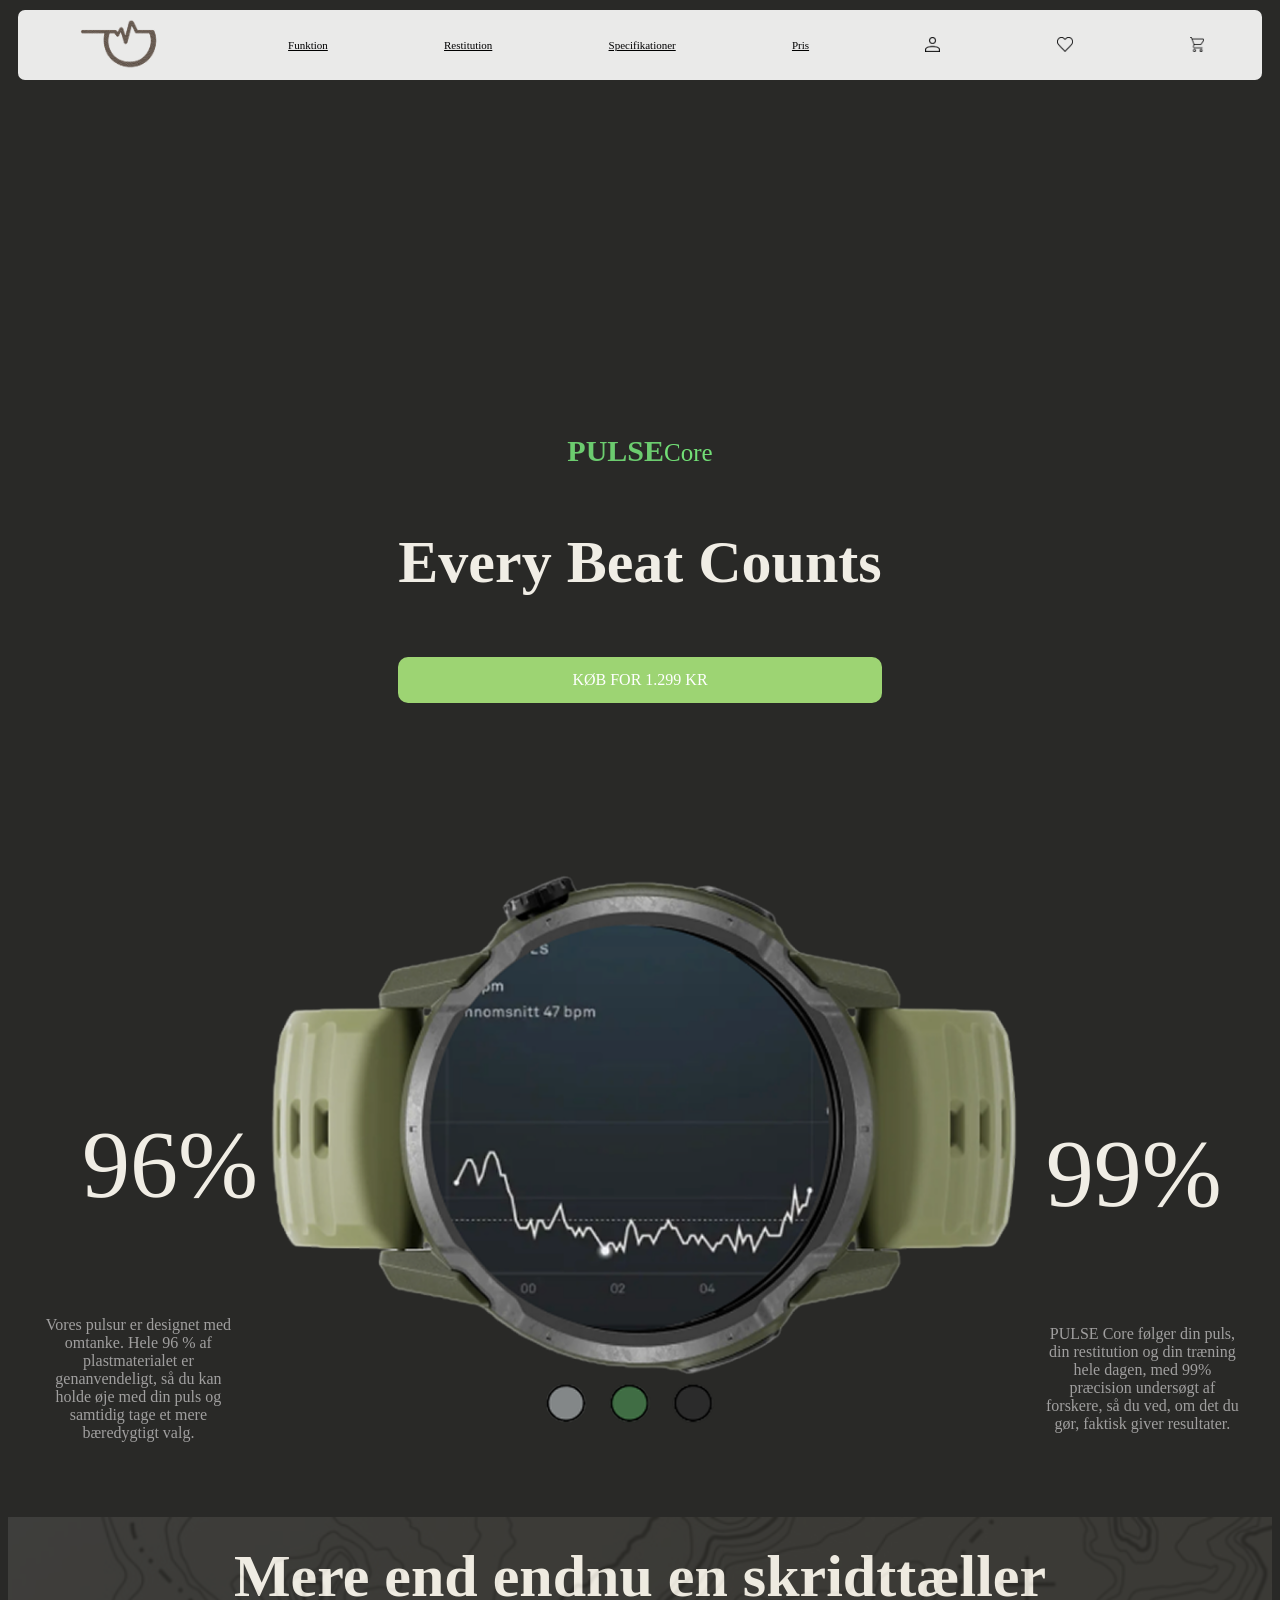
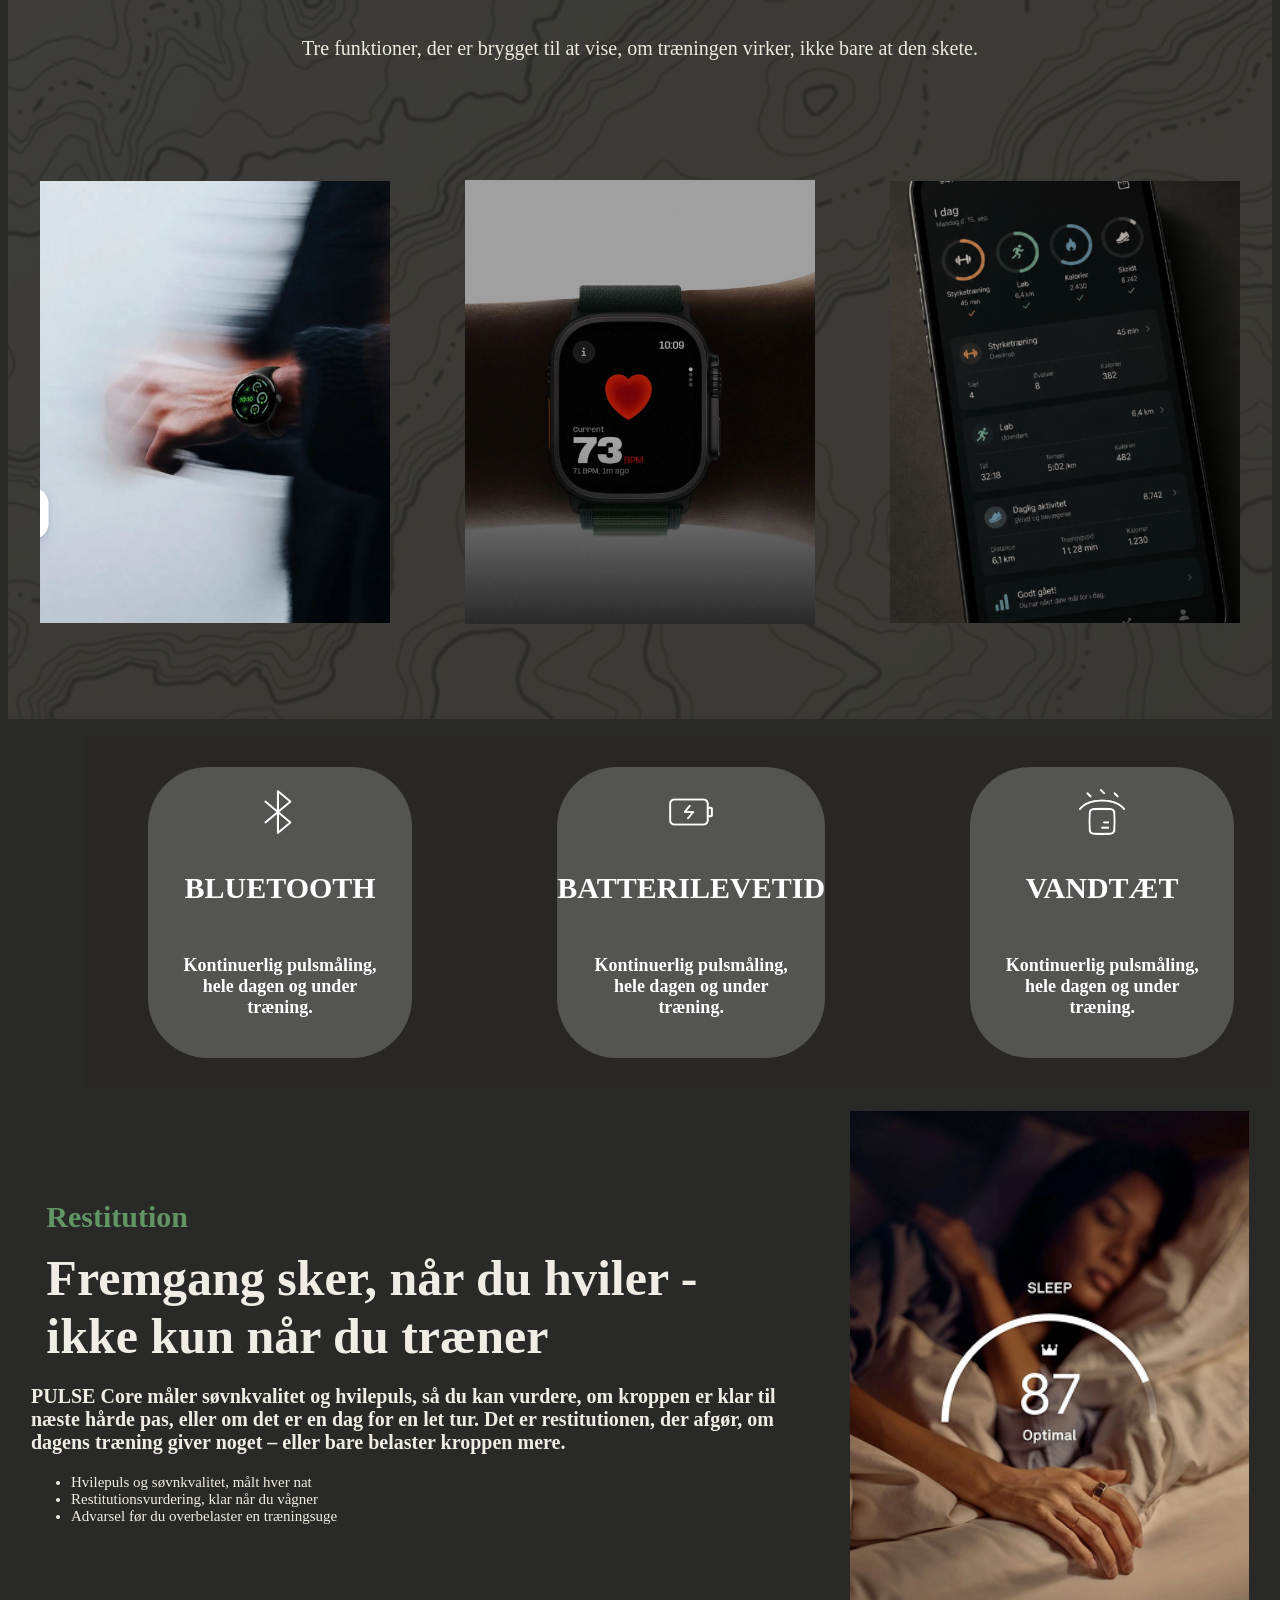
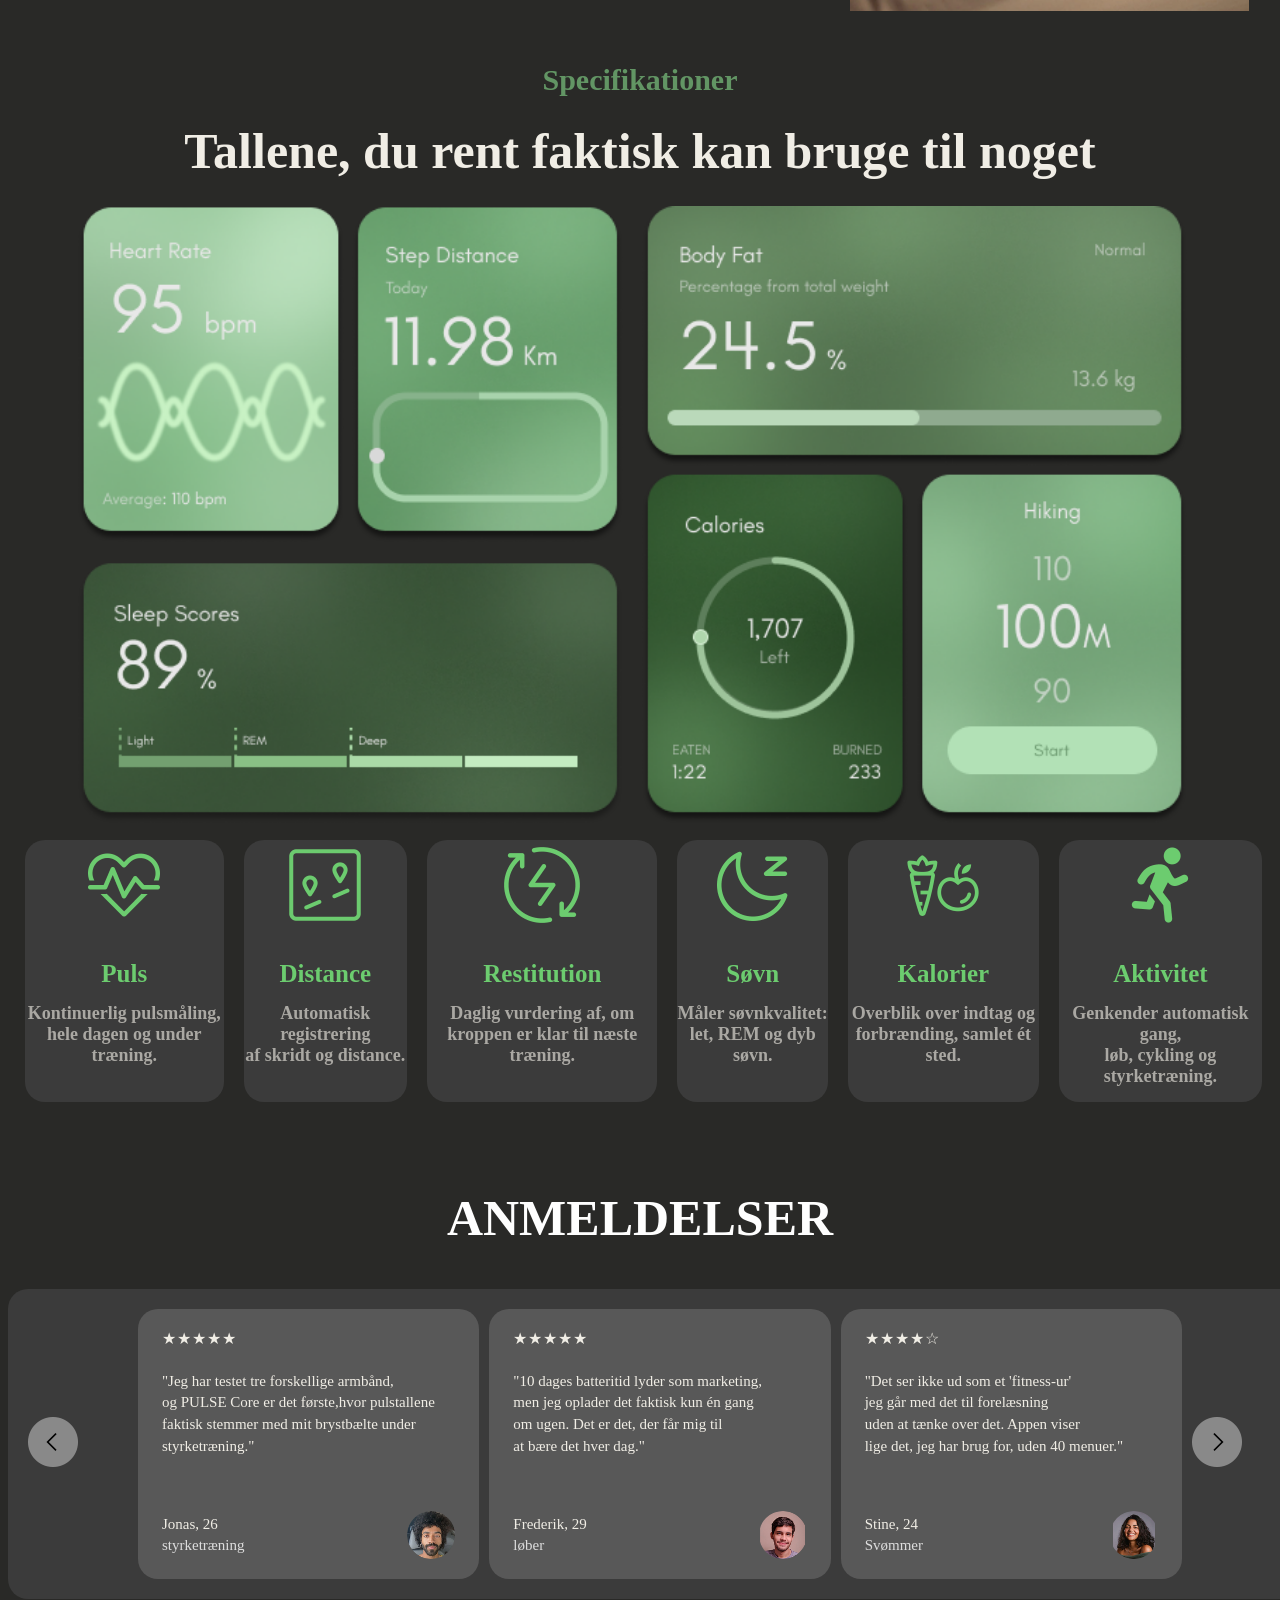
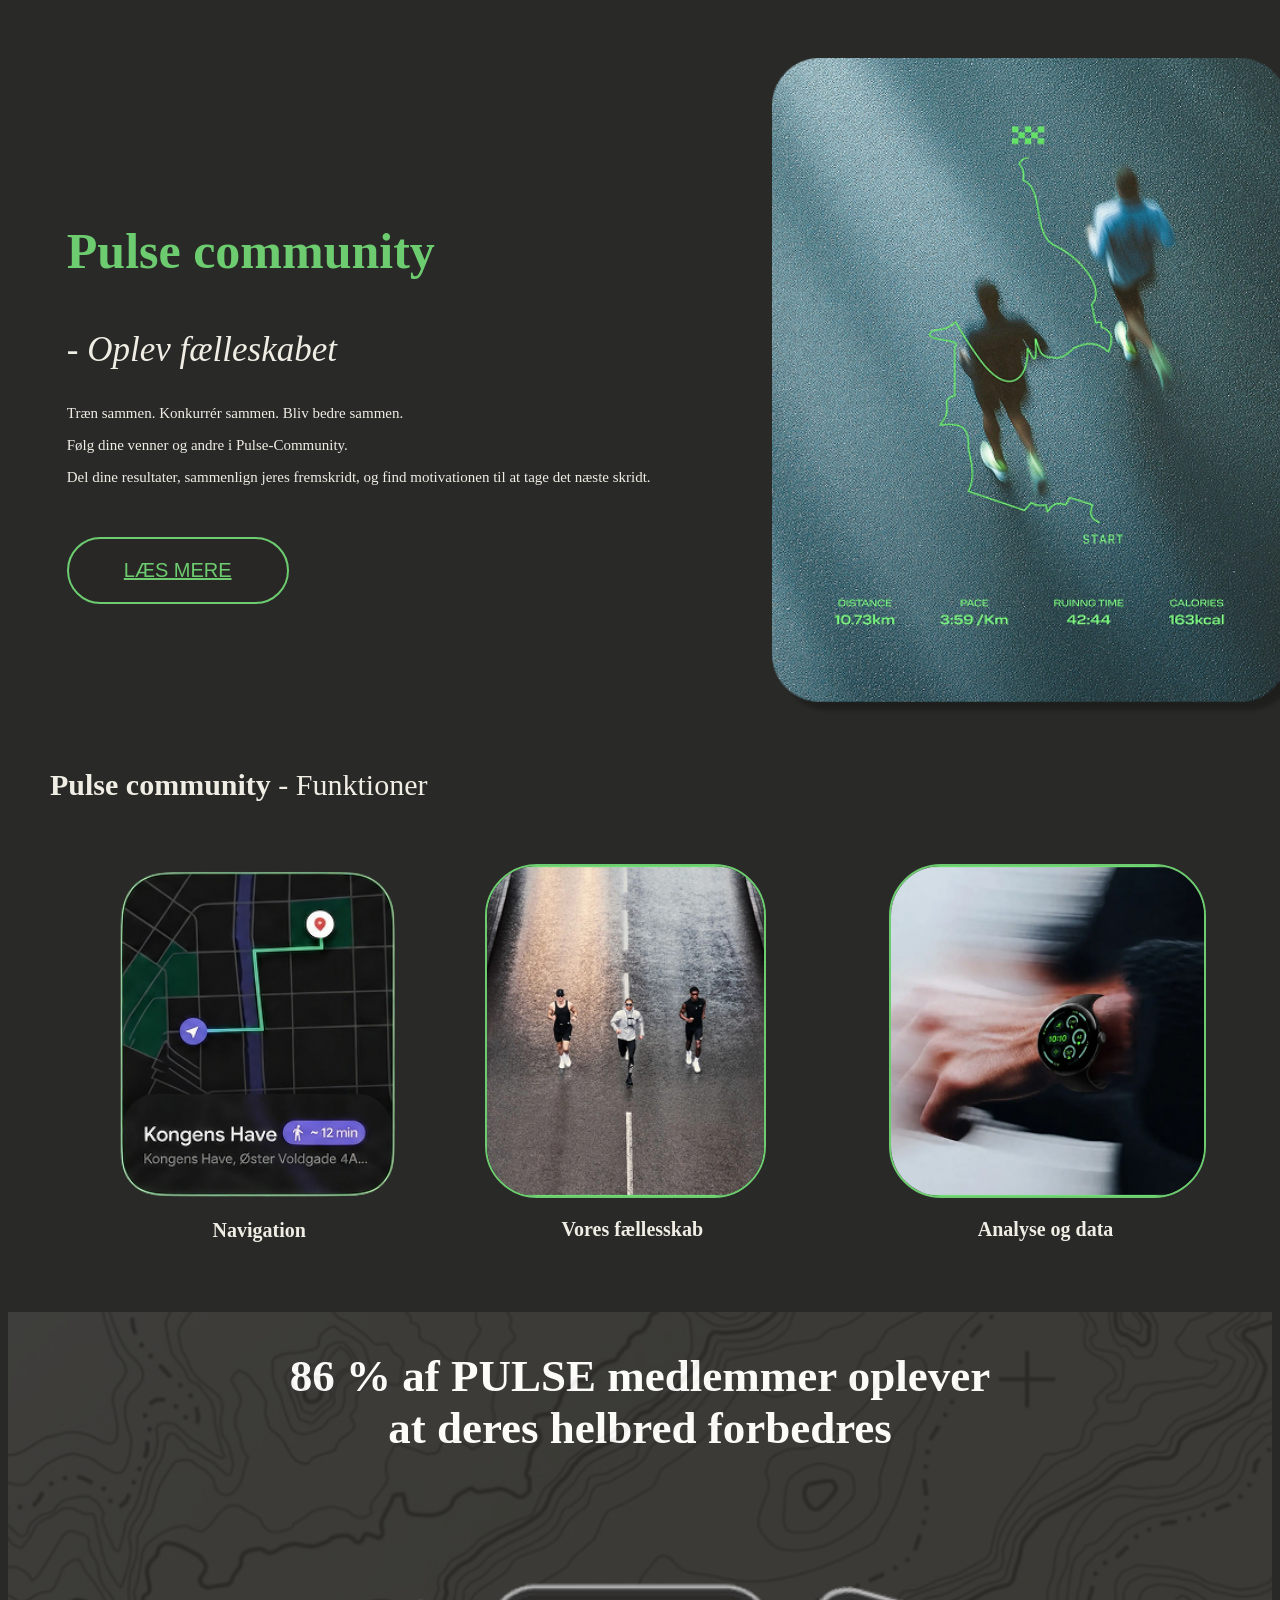
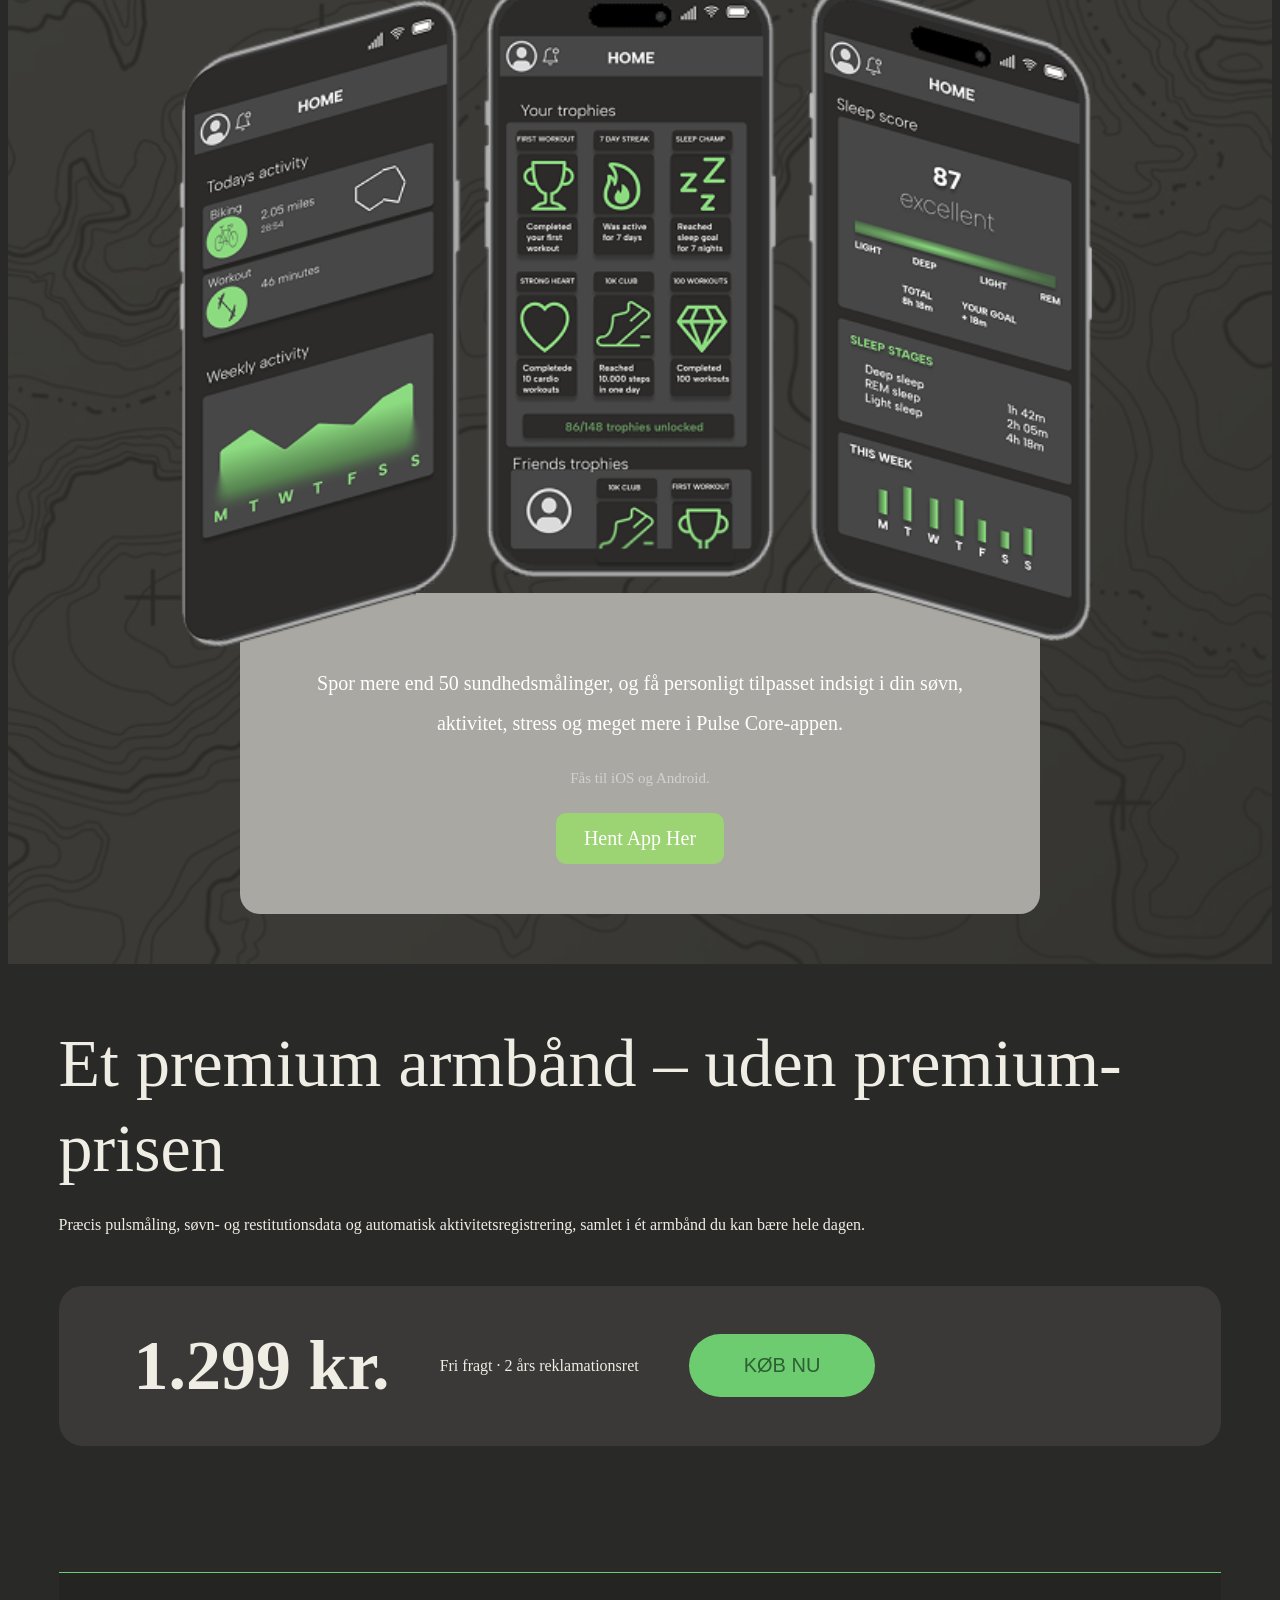
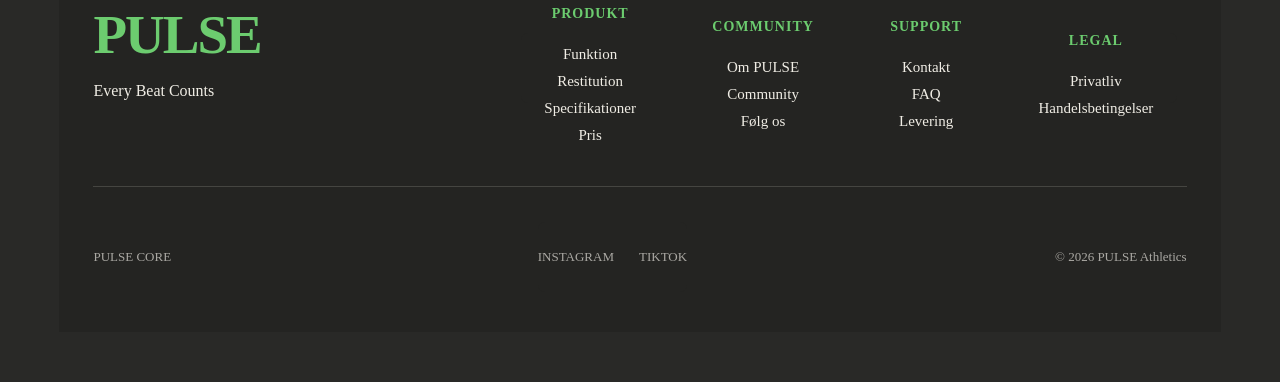
<file: index.html>
<!DOCTYPE html>
<html lang="da">

<head>
  <meta charset="UTF-8">
  <meta name="viewport" content="width=device-width, initial-scale=1.0">
  <meta http-equiv="X-UA-Compatible" content="ie=edge">
  <title>PULSE Athletics</title>

  <!-- link til stylesheet -->
  <link rel="stylesheet" href="css/css.css">
</head>

<body>
    <nav>
        
        <a href="index.html">
            <img src="images/plogo.png" alt="PULSE">
        </a>
        
        <a class="navtekst" href="#Funktion">Funktion</a>

        <a class="navtekst" href="#Restitution">Restitution</a>

        <a class="navtekst" href="#Specifikationer">Specifikationer</a>

        <a class="navtekst" href="#Pris">Pris</a>


        <a href="profil.html">
            <img class="navimg" src="images/sortprofil.png" alt="PROFIL">
        </a>


        <a href="ønskeliste.html">
            <img class="navimg" src="images/sortønskeliste.png" alt="ØNSKELISTE">
        </a>

        <a href="køb.html">
            <img class="navimg" src="images/sortkøb.png" alt="KØB">
        </a>
        


    </nav>

    <header class="a">
     <section class="hero">
        <video class="hero-video" autoplay muted>
            <source src="forsidevideo.mp4" type="video/mp4">
        </video>

        <div class="overlay"></div>

        <div class="hero-content">
            <br>
            <br>
            <h1 class="produkttekst"><strong id="AndenPulse">PULSE</strong>Core</h1>
            <h3 class="mellemtekst">Every Beat Counts</h3>
            <a href="#" class="button">KØB FOR 1.299 KR</a>
        </div>
        </section>
    </header>

    <section class="urprocent">
        <article>
            <h3  class="venstreprocent">96%</h3>
            <p class="UnderTekst1">
                Vores pulsur er designet med omtanke. Hele 96 % af plastmaterialet er genanvendeligt, så du kan holde øje med din puls og samtidig tage et mere bæredygtigt valg.
            </p>
        </article>

        <article>
            <img class="ur"src="images/NYERIGTIGEurmedfarve.png" alt="Ur">
        </article>

        <article>
            <h3 class="højreprocent">99%</h3>
            <p class="UnderTekst2">
                PULSE Core følger din puls, din restitution og din træning hele dagen, med 99% præcision undersøgt af forskere, så du ved, om det du gør, faktisk giver resultater.
            </p>
        </article>

    </section>


<br>
<br>
<main class="AppOmraade">
    
    <img src="images/map.png" alt="TrailMapBackground" class="MapBaggrund">

    <section>
        <h2 class="underhero1">Mere end endnu en skridttæller</h2>
        <h2 class="underhero2">Tre funktioner, der er brygget til at vise, om træningen virker, ikke bare at den skete.</h2>
    </section>   
    
    <div class="funktionerh">
        <article class="hoverbilleder">
            <div class="hovertekst">
                <img src="images/RIGTIGEhoverbillede1.png" alt="billede1" class="image">
                <div class="overlay">
                    <div class="lillehovertekst">
                        <h3 class="puls1">Puls</h3>
                        <h2 class="puls2">Træn i den rigte zone</h2>
                        <h2 class="puls3">Kontinuerlig pulsmåling under løb, styrke og cykling, så du kan se-med det samme- om intensiteten passer til dagens mål.</h2>
                    </div>
                </div>
            </div>
        </article>

        <article class="hoverbilleder">
            <div class="hovertekst">
                <img src="images/RIGTIGEhoverbillede2.png" alt="billede1" class="image">
                <div class="overlay">
                    <div class="lillehovertekst">
                        <h3 class="puls1">Automatik</h3>
                        <h2 class="puls2">Registreres af sig selv</h2>
                        <h2 class="puls3">Styrketræning, løb, cykling og gang genkendes automatisk. 
                            Ingen start/stop-knapper at huske midt i et sæt.</h2>
                    </div>
                </div>
            </div>
        </article>

        <article class="hoverbilleder">
            <div class="hovertekst">
                <img src="images/RIGTIGEhoverbillede3.png" alt="billede1" class="image">
                <div class="overlay">
                    <div class="lillehovertekst">
                        <h3 class="puls1">Overblik</h3>
                        <h2 class="puls2">Én uge, ét sted</h2>
                        <h2 class="puls3">Kalorier, distance og træningsintensitet samlet i PULSE App'en, så du kan følge udviklingen uge for uge,ikke kun træning for træning.</h2>
                    </div>
                </div>
            </div>
        </article>

    </div>

</main>

<br>

 

<section class="ikonerunderhover">
        <article class="ikonerarticle">
           <img src="images/hvidblue.png" alt="pulsikon">
                <h3>BLUETOOTH</h3>
               <h2>Kontinuerlig pulsmåling,<br> 
                hele dagen og under træning.</h2> 
        </article>

        <article class="ikonerarticle">
          <img src="images/hvidbatteri.png" alt="pulsikon">
                <h3>BATTERILEVETID</h3>
               <h2>Kontinuerlig pulsmåling,<br> 
                hele dagen og under træning.</h2>  
        </article>

        <article class="ikonerarticle">
            <img src="images/hvidvand.png" alt="pulsikon">
                <h3>VANDTÆT</h3>
               <h2>Kontinuerlig pulsmåling,<br> 
                hele dagen og under træning.</h2> 
        </article>
    </section>





    <section class="sovn">
        <article>
            <h3 class="sovn1">Restitution</h3>
            <h3 class="sovn2">Fremgang sker, når du hviler - ikke kun når du træner</h3>
            <h3 class="sovn3">PULSE Core måler søvnkvalitet og hvilepuls, så du kan vurdere, om kroppen er klar til næste hårde pas, eller om det er en dag for en let tur. Det er restitutionen, der afgør, om dagens træning giver noget – eller bare belaster kroppen mere.</h3>
            <ul>
                <li class="sovn4">Hvilepuls og søvnkvalitet, målt hver nat</li>  
                <li class="sovn5">Restitutionsvurdering, klar når du vågner</li>
                <li class="sovn6">Advarsel før du overbelaster en træningsuge</li>
            </ul>
        </article>

        <article>
            <img class="sovnbillede" src="images/sovn.png" alt="sovn">
        </article>

    </section>



    <h2 class="specifikationer1">Specifikationer</h2>
    <h2 class="specifikationer2">Tallene, du rent faktisk kan bruge til noget</h2>


    <section class="specifikationer">

        <article>
            <img class="specifikationerbillede" src="images/specifikationer.png" alt="specifikationer">
        </article>
        <article class="UnderTekst">

            <article>
               <img src="images/gronpulsikon.png" alt="pulsikon">
                <h3 class="s1">Puls</h3>
               <h2 class="s2">Kontinuerlig pulsmåling,<br> 
                hele dagen og under træning.</h2> 
            </article>

            <article>
                <img src="images/grondistanceikon.png" alt="distanceikon">
                <h3 class="s1">Distance</h3>
                <h2 class="s2">Automatisk registrering<br>  
                    af skridt og distance.</h2>
            </article>

            <article>
               <img src="images/gronenergiikon.png" alt="energiikon">
                <h3 class="s1">Restitution</h3>
               <h2 class="s2">Daglig vurdering af, om<br>  
                kroppen er klar til næste træning.</h2>
            </article>

            <article>
                <img src="images/gronsovnikon.png" alt="sovnikon">
                <h3 class="s1">Søvn</h3>
                <h2 class="s2">Måler søvnkvalitet:<br>  
                    let, REM og dyb søvn.</h2>
            </article>

            <article>
               <img src="images/gronkalorierikon.png" alt="kalorierikon">
                <h3 class="s1">Kalorier</h3>
               <h2 class="s2">Overblik over indtag og<br>  
                forbrænding, samlet ét sted.</h2>
            </article>
            
            <article>
                <img src="images/gronaktivitetikon.png" alt="aktivitetikon">
                <h3 class="s1">Aktivitet</h3>
                <h2 class="s2">Genkender automatisk gang,<br>  
                    løb, cykling og styrketræning.</h2>
            </article>
        </article>


    </section>

    <br>
    <br>

    <h2 class="anmeldelserclass">ANMELDELSER</h2>

  <!-- anmeleser -->
    <section class="reviews">

    <article>
        <img class="flerebilleder" src="images/flerebilledervenstreside.png" alt="flerebilledervenstre">
    </article>


  <!-- Jonas -->
  <article class="review-card">
    <div class="stars">★★★★★</div>

    <p class="review-text">
      "Jeg har testet tre forskellige armbånd,<br>
      og PULSE Core er det første,hvor pulstallene<br> 
      faktisk stemmer med mit brystbælte under<br> 
      styrketræning."
    </p>

    <div class="review-person">
      <div class="person-info">
        Jonas, 26<br>
        <span>styrketræning</span>
      </div>

      <img src="images/nyjens.png" alt="Jonas">
    </div>
  </article>


  <!-- Frederik -->
  <article class="review-card">
    <div class="stars">★★★★★</div>

    <p class="review-text">
      "10 dages batteritid lyder som marketing,<br> 
      men jeg oplader det faktisk kun én gang<br> 
      om ugen. Det er det, der får mig til<br> 
      at bære det hver dag."
    </p>

    <div class="review-person">
      <div class="person-info">
        Frederik, 29<br>
        <span>løber</span>
      </div>

      <img src="images/nyfrederik.png" alt="Frederik">
    </div>
  </article>


  <!-- Stine -->
  <article class="review-card">
    <div class="stars">★★★★☆</div>

    <p class="review-text">
      "Det ser ikke ud som et 'fitness-ur'<br> 
      jeg går med det til forelæsning<br>
      uden at tænke over det. Appen viser<br> 
      lige det, jeg har brug for,
      uden 40 menuer."
    </p>

    <div class="review-person">
      <div class="person-info">
        Stine, 24<br>
        <span>Svømmer</span>
      </div>

      <img src="images/nystine.png" alt="Stine">
    </div>
  </article>
    
  <article>
    <img class="flerebilleder" src="images/flerebillederhojreside.png" alt="flerebillederhojre">
  </article>
  
  


    </section>

<br>
<br>

  <!-------- community --------->

    <section class="PC">
       <article>
            <h3 class="chovedtekst">Pulse community</h3>
            <h3 class="faellesskab">- Oplev fælleskabet</h3>
            <h3 class="hovedtekst">Træn sammen. Konkurrér sammen. Bliv bedre sammen.</h3>
            <h3 class="hovedtekst">Følg dine venner og andre i Pulse-Community. 
                <h3 class="hovedtekst">Del dine resultater, sammenlign jeres fremskridt, og find motivationen til at tage det næste skridt.</h3>
           <br>
           <br>
            <button class="buttonc"><a class="knaptekstc" href="#community">LÆS MERE</a></button>
        </article>
        
        <article>
            <img class="cbillededel1" src="images/communitydel1.png" alt="communitydel1">
        </article>

    </section>
    

    <br>
    <br>

    <h2 class="pcdel2tekst"><strong class="strongpc">Pulse community</strong> - Funktioner</h2>
   
    <br>
    <br>

    <section class="pcdel2">
        

        <article class="navigationroutes">
            <img src="images/navigation.png" alt="Navigation">
            <h3>Navigation</h3>
        </article>

        <article class="community2">
            <img src="images/community.png" alt="Community2">
            <h3>Vores fællesskab</h3>
        </article>

        <article class="analysisanddata">
            <img src="images/aogd.png" alt="Analysis and data">
            <h3>Analyse og data</h3>
        </article>
    </section>



  <!-------------------- 
      App sektion 
  --------------------->
  
    <section class="AppOmraade">
    

    <img src="images/map.png" alt="TrailMapBackground" class="MapBaggrund">
    
    <!-- Overskrift --> 
    <h2 class="AppTekst">
        86 % af PULSE medlemmer oplever <br> at deres helbred forbedres
    </h2>
    

    <!-- De tre udklip fra appen --> 
    <div class="AppSektion"> 

        <img src="images/mobiler.png" alt="tre udklip fra appen" class="TreMobiler">

        <!-- Tekstboks --> 
        <section class="TekstboksTilAppen">
            <h3>
                Spor mere end 50 sundhedsmålinger, og få personligt tilpasset indsigt i din søvn, aktivitet, stress og meget mere i Pulse Core-appen.
            </h3>

            <h4>
                Fås til iOS og Android.
            </h4>
        
            <button class="button">Hent App Her</button>
        </section>

    </div>
</section>

    
  <!-------- Køb --------->
 <section class="KøbHer">

    <h2 class="KøbOverskrift">Et premium armbånd – uden premium-prisen </h2>
    <p class="beskrivelsen">Præcis pulsmåling, søvn- og restitutionsdata og automatisk aktivitetsregistrering, samlet i ét armbånd du kan bære hele dagen.</p>
    <br>
    <br>
    <section class="PrisBox">
         <article>
            <strong>1.299 kr.</strong> 
         </article>

         <article>
             <p>Fri fragt · 2 års reklamationsret</p>
         </article>

         <article>
             <button>KØB NU</button>
         </article>
         

    </section> 

    <br>
    <br>
    <br>
    <br>
    <br>
    <br>
    <br>

<footer class="footer">

    <section class="footer-top">

        <article class="footer-brand">
            <h2>PULSE</h2>
            <p>Every Beat Counts</p>
        </article>


        <nav class="footer-links">
            <article>
                <h3>PRODUKT</h3>
                <a href="#Funktion">Funktion</a>
                <a href="#Restitution">Restitution</a>
                <a href="#Specifikationer">Specifikationer</a>
                <a href="#Pris">Pris</a>
            </article>

            <article>
                <h3>COMMUNITY</h3>
                <a href="#community">Om PULSE</a>
                <a href="#community">Community</a>
                <a href="#">Følg os</a>
            </article>

            <article>
                <h3>SUPPORT</h3>
                <a href="#">Kontakt</a>
                <a href="#">FAQ</a>
                <a href="#">Levering</a>
            </article>

            <article>
                <h3>LEGAL</h3>
                <a href="#">Privatliv</a>
                <a href="#">Handelsbetingelser</a>
            </article>
        </nav>

    </section>


    <section class="footer-bottom">

        <p>PULSE CORE</p>

        <nav class="socials">
            <a href="#">INSTAGRAM</a>
            <a href="#">TIKTOK</a>
        </nav>

        <p>© 2026 PULSE Athletics</p>

    </section>
    
</footer>
        





</body>
</html>
</file>
<file: css/css.css>
:root {
  --tekst:#a09f9f;
  --overskrifter:#fefefe;
  --baggrund:#282725 ;
  --kontrast1:#6ccc6f;
  --kontrast2:rgb(237, 237, 237);
  --sovn:#629564;
  --kontrast4:#F0EDE5;
  --kontrast5:#aaa8a3;
  --pang:#533146

}

h3{
  font-size:12px;
}

.html{
   margin: 0;
   padding: 0;
}




nav{
    position:sticky;
    top:0; /*skal ikke ændres, da det betyder hvor høj i toppen den er, når den er sticky*/
    z-index:1;
    background-color:rgba(255, 255, 255,0.9); /* 0.7 er intensiteten på farven - 1.0 er fuld intensitet og 0.1 er meget gennemsigtig*/
    text-align:center;
    margin: 10px;
    display:flex; /*HUSK altid at skrive display på */
    justify-content: space-around; /*gør at elementerne i nav er spredt ud med jævnt mellemrum mellem tingene*/
    align-items: center; /*gør at ting i nav er i midten af navigationsbaren (horizontalt)*/
    border-radius: 7px; /*dette er hvor meget kanterne buer*/
    height:70px;
    font-size: 11px;

}

.navtekst{
  color:black;
  font-family: Albert Sans;
}

nav a img {
  height:50px;
  width: auto;
}

.navimg{
  height:15px;
  width: auto;
}

body{
  background-color: var(--baggrund);
}

.button1{
  border-radius: 30px;
  padding: 15px 32px; /*dette er størrelsen på knappen*/
  background-color:var(--kontrast1);
  color:var(--overskrifter);
}

.knaptekst{
  color: #545453;
  font-family: "Teachers", Arial, sans-serif;
  font-size: medium;
  text-align: center;
}


h1{
  text-align:center; 
  font-family: Albert Sans; 
}

.start{
    font-size:12px;
    text-align:center;
    font-family: Albert Sans;
}

img{
 width: 100%;
}





/*-----------------------------------------*/
/*HERO-IMAGE*/
.hero {
    position: relative;
    width: 100%;
    height: 100vh;
    overflow: visible;
    display: flex;
    align-items: center;
    justify-content: center;
}

.hero-video {
    position: absolute;
    width: 100%;
    height: 100%;
    object-fit: cover;

    /* Gør videoen lidt sløret */
    filter: blur(10px);

    /* Zoomer lidt ind, så blur ikke giver hvide kanter */
    transform: scale(1.05);
}

.overlay {
    position: absolute;
    inset: 0;
    background: rgba(0, 0, 0, 0.35);
}

.hero-content {
    position: relative;
    z-index: 2;
    color: white;
    text-align: center;
}

.hero-content h1 {
    font-size: 25px;
    margin-bottom: 20px;
}

.hero-content p {
    font-size: 24px;
    margin-bottom: 30px;
}

.button {
    display: inline-block;
    padding: 14px 30px;
    background: white;
    color: black;
    text-decoration: none;
    border-radius: 5px;
    z-index: 0;
    font-family: Albert Sans;
}

/* Place text in the middle of the image */
.hero-text {
  text-align: center;
  position: absolute;
  top: 50%;
  left: 50%;
  transform: translate(-50%, -50%);
  color: var(--kontrast4);
}



.produkttekst{
  color:#72DF76;
  font-size:20px;
  font-weight: 100;
  font-family: Albert Sans;
}
.hero-text strong {
    font-weight: bold;
    color: #72DF76;
    font-size:30px;
    font-family: Albert Sans;
}

.mellemtekst{
  color:var(--kontrast4);
  font-size:60px;
  font-family: Albert Sans;

}

.UnderTekst1{
  color: var(--tekst);
  margin-left:5px;
  margin-right:300px;
  text-align: center;
}

.UnderTekst2{
  color: var(--tekst);
  margin-right: 5px;
  margin-left:300px;
  text-align:center;
}


/*-----------------------------------------*/


/*TEKST UNDER HERO-IMAGE*/

.underhero1{
  font-size:60px;
  color:var(--kontrast4);
  margin: 2%;
  font-family: Albert Sans;
  text-align: center;
}

.underhero2{
  font-size:20px;
  color:var(--kontrast4);
  margin:2%;
  font-weight: 100;
  font-family: Albert Sans;
  text-align: center;
}
/*-----------------------------------------*/

/*FLEX MED PROCENTER OG BILLEDE AF UR*/

.urprocent{
  display:flex;
  padding:23px;
  justify-content: space-around;
  align-items: center;
  gap:100px; /*hvis der ønskes et form for gap skal 
    man finde den del i css, hvor man ønsker at der skal være gap 
    mellem tingene*/
}

.ur{
  width: 900px;
    position: absolute;
    left: 50%;
    bottom: -600px;
    transform: translateX(-50%);
    z-index: 0;
    margin-right: 7%;
}


.venstreprocent{
  font-size:6rem; /* 2.5 * 16 = 40px */
  font-weight: 100;
  color:var(--kontrast4);
  font-family: Albert Sans;
  margin-left: 10%;
  
}

p{
  color:var(--kontrast4);
  font-family: Albert Sans;
}

.højreprocent{
  font-size: 6rem; /* 2.5 * 16 = 40px */
  font-weight: 100;
  color:var(--kontrast4);
  font-family: Albert Sans;
  margin-left: 60%;
  gap:70px;
  
}

p{
  color:var(--kontrast4);
  font-family: Albert Sans;
}

/*-----------------------------------------*/
/*FUNKTIONER MED HOVERTEKST OVER BILLEDE*/

.funktionerh{
  display:flex;
  padding:2px;
  justify-content: space-around;
  align-items: center;
  gap:15px; /*hvis der ønskes et form for gap skal 
    man finde den del i css, hvor man ønsker at der skal være gap 
    mellem tingene*/
  
  min-height: 70vh;
}

.hoverbilleder {
  position: relative;
  width: 350px;
  border-radius: 20px;
}

.image {
  display: block;
  width: 100%;
  height: auto;
}

.overlay {
  position:absolute;
  bottom: 25%;
  right: 0;
  height: 100%;
  width: 350px;
  opacity:0;
  transition: .3s ease;
  background-color: #454545;
  border-radius: 1px;
  border: 4px solid #373737;
}

.lillehovertekst{
  padding-top: 15%;
  text-align: center;
  margin-left:5px;
  margin-right:5px;
}


.hoverbilleder:hover .overlay {
  opacity: 1;
}



.puls1{
  color: var(--sovn);
  font-size: 20px;
  font-family: Albert Sans;
  text-align: center;
}

.puls2{
  color:var(--kontrast4);
  font-size:37px;
  font-family: Albert Sans;
  text-align: center;
}

.puls3{
  color:var(--kontrast4);
  font-size:20px;
  font-weight:100;
  text-align: center;
  font-family: Albert Sans;
}


/*-----------------------------------------*/
/*IKONER MED VIGTIG OPLYSNINGER OMKRING URET*/


.ikonerunderhover{
  display:flex;
  background-color: var(--baggrund);
  gap:80px;
  margin-left: 75px;
}

.ikonerarticle{
  background-color: #545453;
  align-items: center;
  text-align: center;
  border-radius:60px;
  margin-left:65px;
  margin-top:30px; /*dette er afstanden fra selve hvert enkelt boks til containerens omkreds*/
  margin-bottom: 30px;
}

.ikonerunderhover img{
  width: 50px;
  align-items: center;
  margin-top: 20px;
}

.ikonerunderhover h3{
  font-size:30px;
  color:white;
  font-family: Albert Sans;
}

.ikonerunderhover h2{
  font-size:18px;
  color:white;
  font-family: Albert Sans;
  margin:3%;
  margin-bottom: 20px;
  padding:20px;
}



/*-----------------------------------------*/

/*TING OMKRING SØVN/RESTITUTION*/

.sovn{
  display:flex;
  padding:23px;
  justify-content: space-around;
  align-items: center;
  gap:50px; /*hvis der ønskes et form for gap skal 
    man finde den del i css, hvor man ønsker at der skal være gap 
    mellem tingene*/
}

.sovnbillede{
  height:500px;
  width: auto;
}

.sovn1{
  color:var(--sovn);
  font-size: 30px;
  margin: 2%;
  font-family: Albert Sans;
}


.sovn2{
  font-size:50px;
  color:var(--kontrast4);
  margin: 2%;
  font-family: Albert Sans;
}

.sovn3{
  font-size:20px;
  color:var(--kontrast4);
  font-family: Albert Sans;
}

.sovn4,.sovn5,.sovn6{
  font-size:15px;
  color:var(--kontrast4);
  font-family: Albert Sans;
}


/*-----------------------------------------*/

/*SPECIFIKATIONER*/

.specifikationer{
  align-items: center;
  margin: 10px;
  font-family: Albert Sans;
}

.s1{
  color:var(--kontrast1);
  font-size:25px;
  font-family: Albert Sans;
  margin-bottom: 10px;
}

.s2{
  font-size:18px;
  color:var(--kontrast5)
}

.UnderTekst{
  display: flex;
  text-align: center;
  margin-left:7px; /*dette er hvor langt fra tingene er fra venstre side - fordi det er lavt, er det fordi det er forholdsvis tæt på*/
  gap:20px;
}

.UnderTekst article{
  font-size:20px;
  background-color: #3b3b3b;
  border-radius: 20px;
}

.UnderTekst img{
  width: 90px;
}



.specifikationer1{
  color:var(--sovn);
  font-size: 30px;
  margin: 2%;
  font-family: Albert Sans;
  text-align: center;
}

.specifikationer2{
  font-size:50px;
  color:var(--kontrast4);
  margin: 2%;
  font-family: Albert Sans;
  text-align:center;
}

.specifikationerbillede{
  width: 90%;
  margin-left:60px;
}



body {
  background: #292927;
  font-family: Albert Sans;
  margin-bottom: 25px;
}





/*-----------------------------------------*/

/*ANMELDELSER*/

.anmeldelserclass{
  color:var(--overskrifter);
  font-size:50px;
  text-align: center;
  font-family: Albert Sans;
}



.reviews {
    display: flex;
    gap: 10px;
    justify-content: auto;
    align-items: center;
    padding: 20px;
    background:#3b3b3b;
    width: 100%;
    border-radius: 20px;
}

.review-card {
    width: 230px;
    min-height: 230px;
    padding: 20px 24px;
    flex: 1;

    background: rgba(255, 255, 255, 0.15);
    border-radius: 20px;

    color: var(--kontrast4);

    display: flex;
    flex-direction: column;
}

.stars {
    font-size: 16px;
    letter-spacing: 1px;
    margin-bottom: 8px;
}

.review-text {
    font-size: 15px;
    line-height: 1.45;
    color: var(--kontrast4);
    flex-grow: 1;
}

.review-person {
    display: flex;
    justify-content: space-between;
    align-items: center;
    margin-top: 14px;
}

.person-info {
    font-size: 15px;
    line-height: 1.4;
}

.person-info span {
    color: #dddddd;
}

.review-person img {
    width: 48px;
    height: 48px;

    border-radius: 50%;
    object-fit: cover;
}

.flerebilleder{
  width: 50%;
  align-items: center;
}




/* Mobil */

@media (max-width: 768px) {

    .reviews {
        flex-direction: column;
        align-items: center;
    }

    .review-card {
        width: 100%;
        max-width: 350px;
    }

}



/*-----------------------------------------*/

/*COMMUNITY*/

.PC{
  display:flex;
  padding:23px;
  justify-content: space-around;
  align-items: center;
  gap:50px; /*hvis der ønskes et form for gap skal 
    man finde den del i css, hvor man ønsker at der skal være gap 
    mellem tingene*/
}

.chovedtekst{
  color:var(--kontrast1);
  font-size: 50px;
}

.faellesskab{
  color:var(--kontrast4);
  font-size: 35px;
  font-weight: 200;
  font-style: italic;
}

.hovedtekst{
  color:var(--kontrast4);
  font-weight: 200;
  font-size: 15px;
}

.cbillededel1{
  width:120%;
}

.buttonc{
  border: 2px solid var(--kontrast1);
  background-color:var(--baggrund);
}

.knaptekstc{
  color:var(--kontrast1);
}


.pcdel2 {
  display: flex; 
  justify-content: center;
  gap:100px;
  padding: 50px 70px;
  
}

.pcdel2tekst {
  color: var(--kontrast4); 
  font-size: 30px; 
  position: absolute;
  left: 50px;
  top: auto;
  margin-top: -10px;
  font-weight: 200;
}

.strongpc{
  font-size: 30px;
  color: var(--kontrast4);
  font-weight: 700;
}


.navigationroutes img{
width: 100%; 
height: 500px; 
object-fit: cover; /* beskærer billedet pænt */
border-radius: 52px; 
display: block;
margin-top: -70px;
}


.navigationroutes h3 {
font-size: 20px;
text-align: center;
color: var(--kontrast4);
margin-left: -95px;
margin-top: -75px;
}


.community2 img{
width: 180%; 
height: 330px; 
object-fit: cover; /* beskærer billedet pænt */
border-radius: 52px; 
display: block;
margin-left: -150px;
border: 2px solid var(--kontrast1)
}

.community2 h3 {
font-size: 20px;
text-align: center;
color: var(--kontrast4);
margin-left: -160px;
}


.analysisanddata img{
width: 100%;
height: 330px;
object-fit: cover; /* beskærer billedet pænt */
border-radius: 52px;
display: block;
border: 2px solid var(--kontrast1)
}

.analysisanddata h3 {
font-size: 20px; 
text-align: center;
color: var(--kontrast4);
}



/*------------------App-----------------------*/

/*------------Baggrundsbillede----------------*/
.AppOmraade {
  position: relative;
  overflow: hidden;
}

.MapBaggrund {
  position: absolute;
  width: 100%;
  opacity: 10%;
  z-index: 0;
  margin: 0%;
}

/* -------------- OVERSKRIFT ------------- */
.AppTekst {
    font-size: 45px;
    font-weight: 600;
    text-align: center;
    color: #ffffff;
}

/* ----------- TELEFON-CONTAINER ------------------ */
.TreMobiler {
    width: 1000px; /*var før 700px*/
    display: block; 
    margin: 0 auto;
}  


/* Overlappning af telefoner og boks */

.AppSektion {
    position: relative;
}

.TekstboksTilAppen {
    position: relative;
}

.TreMobiler {
    position: relative;
    z-index: 2;
    top: 80px;
}




/* ------------- TEKSTBOKS --------------- */
.TekstboksTilAppen  {
    width: 700px;
    padding: 50px;
    background-color: var(--kontrast5);
    border-radius: 20px;
    display: block;
    margin: 0 auto;
    position: relative;
    margin-bottom: 50px;
}

/* Teksten i boksen */

.TekstboksTilAppen h3 {
    color: #ffffff;
    font-size: 20px;
    line-height: 2;
    text-align: center;
    font-weight: 100;
    font-family:  Albert Sans;
  }

.TekstboksTilAppen  h4{
    color: #d1d1d1;
    font-size: 15px;
    line-height: 2;
    text-align: center;
    font-weight: 100;
    font-family:  Albert Sans;
}



/* -------------  KNAP -------------- */


.button {
    padding: 14px 28px;
    background-color: #9dd473;
    color: #ffffff;
    border: none;
    border-radius: 10px;
    display: block;
    margin: 0 auto;
}



/*------------------Køb i bunden-----------------------*/

.produkt {
    padding: 65px 8%;
}

 .KøbOverskrift{
    font-size: 68px;
    font-weight: 300;
    line-height: 1.25;
    margin-bottom: 25px;
    color: var(--kontrast4);
 }

 .beskrivelse{
    color: var(--tekst);
    font-size: 26px;
    line-height: 1.4;
    margin-left: 15px;
    margin-bottom: 35px;
    padding: 70px 7% 25px;

    
 }

 .PrisBox {
    background-color: #3a3937;
    border-radius: 24px;
    padding: 40px 75px;

    /* Lægger tingene på én linje */
    display: flex;
    align-items: center;
    gap: 50px;
 }

 .KøbHer{
  margin: 4%;
 }

 strong {
    font-size: 70px;
    color: var(--kontrast4);
 }

 #AndenPulse{
  font-size:30px;
  font-weight: bold;
  color: var(--kontrast1);
 }

 .pris-box p {
    color: #aaa8a3;
    font-size: 26px;
}

button {
    margin-left: auto;
    background-color: var(--kontrast1);
    border: none;
    border-radius: 40px;
    padding: 20px 55px;
    color: #2c6032;
    font-size: 20px;
    cursor: pointer;
}



/*------------------Footer-----------------------*/

.footer {
    background: #242422;
    color: var(--kontrast4);
    padding: 30px 3% 30px;
    border-top: 1px solid var(--kontrast1);
    z-index:999;
}


/* TOP */

.footer-top {
    display: grid;
    grid-template-columns: 1fr 2fr;
    gap: 80px;
    padding-bottom: 70px;
}


/* PULSE */

.footer-brand h2 {
    color:  var(--kontrast1);
    font-size: 55px;
    margin: 0;
    letter-spacing: -2px;
}



/* LINKS */

.footer-links {
    display: flex;
    grid-template-columns:
        repeat(4, 1fr);
    gap: 30px;

   background-color:#242422;
   text-align: center;
   align-items:top;
   margin-top: 30px;
}

.footer-links article {
    display: flex;
    flex-direction: column;
    gap: 10px;
    align-items: center;

}

.footer-links h3 {
    color:  var(--kontrast1);
    font-size: 14px;
    letter-spacing: 1px;
}

.footer-links a {
    color: var(--kontrast4);
    text-decoration: none;
    font-size: 15px;
    transition: 0.2s;
}

.footer-links a:hover {
    color: var(--kontrast1);
    transform: translateX(4px);
}


/* BUND */

.footer-bottom {
    border-top: 1px solid #454541;
    padding-top: 25px;
    display: flex;
    justify-content: space-between;
    align-items: center
}


.footer-bottom p {
    color: var(--kontrast5);
    font-size: 13px;
}


/* SOCIALS */

.socials {
    display: flex;
    gap: 25px;
    background-color:#242422;
}

.socials a {
    text-decoration: none;
    font-size: 13px;
    transition: 0.2s;
    color:var(--kontrast5);
}

.socials a:hover {
    color: var(--kontrast1);
}
</file>
